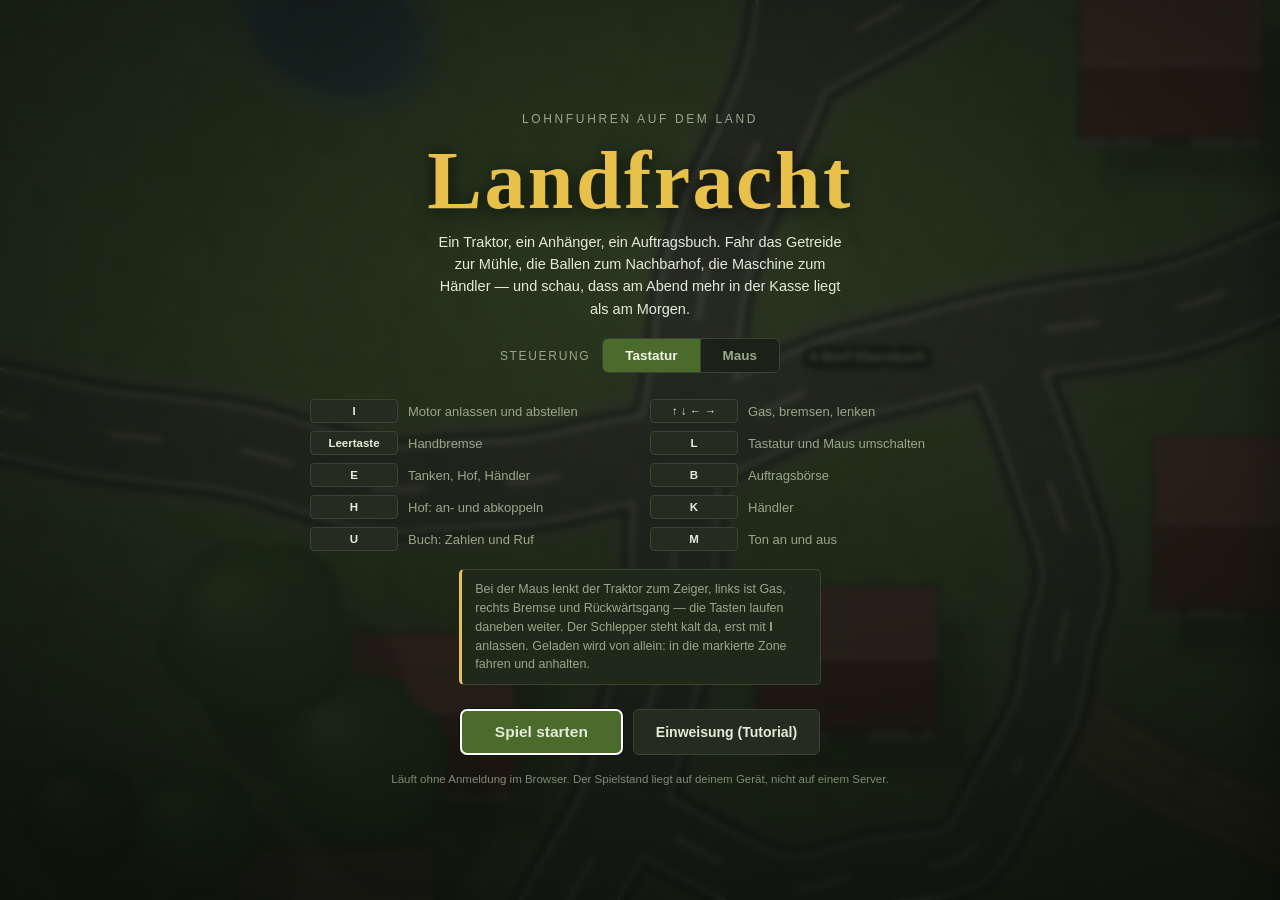
<file: index.html>
<!DOCTYPE html>
<html lang="de">
<head>
<meta charset="utf-8">
<meta name="viewport" content="width=device-width, initial-scale=1, maximum-scale=1, user-scalable=no, viewport-fit=cover">

<title>Landfracht — Lohnfuhren auf dem Land</title>
<meta name="description" content="Landfracht ist ein kostenloses Browserspiel über eine kleine landwirtschaftliche Fuhrunternehmung: Aufträge annehmen, Getreide, Ballen und Maschinen fahren, tanken, reparieren, den Betrieb ausbauen. Ohne Anmeldung, direkt im Browser.">
<meta name="theme-color" content="#12160f">
<meta name="color-scheme" content="dark">

<link rel="icon" href="favicon.svg" type="image/svg+xml">
<link rel="apple-touch-icon" href="symbol-180.png">
<link rel="manifest" href="manifest.webmanifest">
<meta name="mobile-web-app-capable" content="yes">
<meta name="apple-mobile-web-app-status-bar-style" content="black-translucent">

<link rel="canonical" href="https://twonoice.github.io/landfracht/">

<!-- Vorschau beim Teilen. Die Adressen muessen vollstaendig sein, relative
     Pfade lesen nicht alle Dienste. Bei einem Umzug hier mitziehen. -->
<meta property="og:type" content="website">
<meta property="og:site_name" content="Landfracht">
<meta property="og:locale" content="de_DE">
<meta property="og:url" content="https://twonoice.github.io/landfracht/">
<meta property="og:title" content="Landfracht — Lohnfuhren auf dem Land">
<meta property="og:description" content="Ein Traktor, ein Anhänger, ein Auftragsbuch. Kostenloses Browserspiel über eine kleine landwirtschaftliche Fuhrunternehmung.">
<meta property="og:image" content="https://twonoice.github.io/landfracht/vorschau.png">
<meta property="og:image:width" content="1200">
<meta property="og:image:height" content="630">
<meta property="og:image:alt" content="Blick von oben auf Felder, einen Hof und ein Gespann aus Traktor und beladenem Anhänger auf der Landstraße.">
<meta name="twitter:card" content="summary_large_image">

<link rel="stylesheet" href="css/style.css">
</head>
<body>

<div id="spiel">

  <canvas id="leinwand"></canvas>

  <!-- Schmaler Balken oben -->
  <div id="kopfleiste">
    <div class="kf-block"><span class="kf-lbl">Geld</span><span class="kf-wert" id="kf-geld">–</span></div>
    <div class="kf-block"><span class="kf-lbl">Ruf</span><span class="kf-wert" id="kf-ruf">–</span></div>
    <div class="kf-block"><span class="kf-lbl">Zeit</span><span class="kf-wert" id="kf-zeit">–</span></div>

    <div class="kf-block bar">
      <span class="kf-lbl">Diesel</span>
      <div class="balken"><i id="kf-diesel-b"></i></div>
      <span class="kf-wert klein" id="kf-diesel">–</span>
    </div>

    <div class="kf-block bar">
      <span class="kf-lbl">Zustand</span>
      <div class="balken"><i id="kf-zustand-b"></i></div>
      <span class="kf-wert klein" id="kf-zustand">–</span>
    </div>

    <div class="kf-block auftrag" id="kf-auftrag"><span class="leer">Kein Auftrag angenommen</span></div>

    <div class="kf-block knoepfe">
      <button data-panel="karte">Karte<b>N</b></button>
      <button data-panel="boerse">Börse<b>B</b></button>
      <button data-panel="hof">Hof<b>H</b></button>
      <button data-panel="haendler">Händler<b>K</b></button>
      <button data-panel="buch">Buch<b>U</b></button>
      <!-- Nur sichtbar, solange der Entwicklermodus laeuft (Strg+Alt+E). -->
      <button data-panel="pruefstand" id="kf-pruefstand" class="aus pruef">Prüfstand<b>P</b></button>
    </div>
  </div>

  <!-- Tacho unten links -->
  <div id="tacho">
    <div class="tempo"><span id="t-kmh">0</span><small>km/h</small></div>
    <div class="gang" id="t-gang">N</div>
    <div class="motor aus" id="t-motor">Motor aus</div>
    <div class="ladung" id="t-ladung">leer</div>
  </div>

  <!-- Wetter, Jahreszeit, laufende Ereignisse und Tagesziele. Reine Anzeige. -->
  <div id="lage">
    <div class="lage-wetter" id="lage-wetter"></div>
    <div class="lage-ereignisse" id="lage-ereignisse"></div>
    <div class="lage-ziele" id="lage-ziele"></div>
  </div>

  <!-- Zahlenfeld des Pruefstands -->
  <div id="diagnose" class="aus"></div>

  <!-- Kontexthinweis -->
  <div id="hinweis"></div>

  <!-- Laden / Abladen -->
  <div id="fortschritt" class="aus">
    <div class="titel" id="fs-titel">Laden</div>
    <div class="balken"><i id="fs-balken"></i></div>
  </div>

  <canvas id="minikarte" width="230" height="230"></canvas>

  <div id="meldungen"></div>

  <!-- Seitliche Lade fuer Boerse, Hof, Haendler, Buch -->
  <aside id="panel" class="zu">
    <header>
      <h2 id="panel-titel">–</h2>
      <button id="panel-zu" title="Schließen (Esc)">✕</button>
    </header>
    <div id="panel-inhalt"></div>
  </aside>

  <!-- Touch-Steuerung, nur auf Geraeten ohne Tastatur -->
  <div id="touch" class="aus">
    <div class="tp links"><button data-taste="ArrowLeft">◀</button><button data-taste="ArrowRight">▶</button></div>
    <div class="tp rechts"><button data-taste="ArrowDown">▼</button><button data-taste="ArrowUp">▲</button></div>
    <!-- Ohne Tastatur gibt es kein I. Ohne Zuendung faehrt nichts. -->
    <div class="tp zuendung"><button id="touch-motor" type="button">Motor</button></div>
  </div>

  <!--
    Titelbild. Liegt ueber allem und haelt die Uhr an, bis der Spieler startet.
    Der Klick auf den Knopf ist zugleich die Eingabe, die der Browser sehen
    will, bevor er Ton zulaesst (siehe sound.js).
  -->
  <div id="titel">
    <div class="tafel">
      <p class="ueber">Lohnfuhren auf dem Land</p>
      <h1>Landfracht</h1>
      <p class="unter">Ein Traktor, ein Anhänger, ein Auftragsbuch. Fahr das Getreide
        zur Mühle, die Ballen zum Nachbarhof, die Maschine zum Händler — und schau,
        dass am Abend mehr in der Kasse liegt als am Morgen.</p>

      <!-- Steuerung waehlen, bevor der erste Meter gefahren wird.
           Beide Knoepfe tragen data-steuerart; main.js haengt sich daran. -->
      <div class="wahl">
        <span class="wahl-lbl">Steuerung</span>
        <div class="wahl-knoepfe">
          <button type="button" data-steuerart="tasten">Tastatur</button>
          <button type="button" data-steuerart="maus">Maus</button>
        </div>
      </div>

      <div class="tasten">
        <div><b>I</b><span>Motor anlassen und abstellen</span></div>
        <div><b>↑&nbsp;↓&nbsp;←&nbsp;→</b><span>Gas, bremsen, lenken</span></div>
        <div><b>Leertaste</b><span>Handbremse</span></div>
        <div><b>L</b><span>Tastatur und Maus umschalten</span></div>
        <div><b>E</b><span>Tanken, Hof, Händler</span></div>
        <div><b>B</b><span>Auftragsbörse</span></div>
        <div><b>H</b><span>Hof: an- und abkoppeln</span></div>
        <div><b>K</b><span>Händler</span></div>
        <div><b>U</b><span>Buch: Zahlen und Ruf</span></div>
        <div><b>M</b><span>Ton an und aus</span></div>
      </div>

      <p class="regel">Bei der Maus lenkt der Traktor zum Zeiger, links ist Gas, rechts Bremse und
        Rückwärtsgang — die Tasten laufen daneben weiter. Der Schlepper steht kalt da, erst mit
        <b>I</b> anlassen. Geladen wird von allein: in die markierte Zone fahren und anhalten.</p>

      <div class="knopfreihe">
        <button id="t-los" class="haupt">Spiel starten</button>
        <button id="t-einweisung" type="button" title="Einmal durch alle Anzeigen, Menüs und Funktionen">Einweisung (Tutorial)</button>
        <button id="t-neu" class="aus">Neu anfangen</button>
      </div>

      <p class="fuss">Läuft ohne Anmeldung im Browser. Der Spielstand liegt auf
        deinem Gerät, nicht auf einem Server.</p>
    </div>
  </div>

</div>

<script src="js/util.js"></script>
<script src="js/data.js"></script>
<script src="js/world.js"></script>
<script src="js/physics.js"></script>
<script src="js/jobs.js"></script>
<script src="js/umwelt.js"></script>
<script src="js/game.js"></script>
<script src="js/render.js"></script>
<script src="js/ui.js"></script>
<script src="js/entwickler.js"></script>
<script src="js/anleitung.js"></script>
<script src="js/sound.js"></script>
<script src="js/main.js"></script>
</body>
</html>
</file>
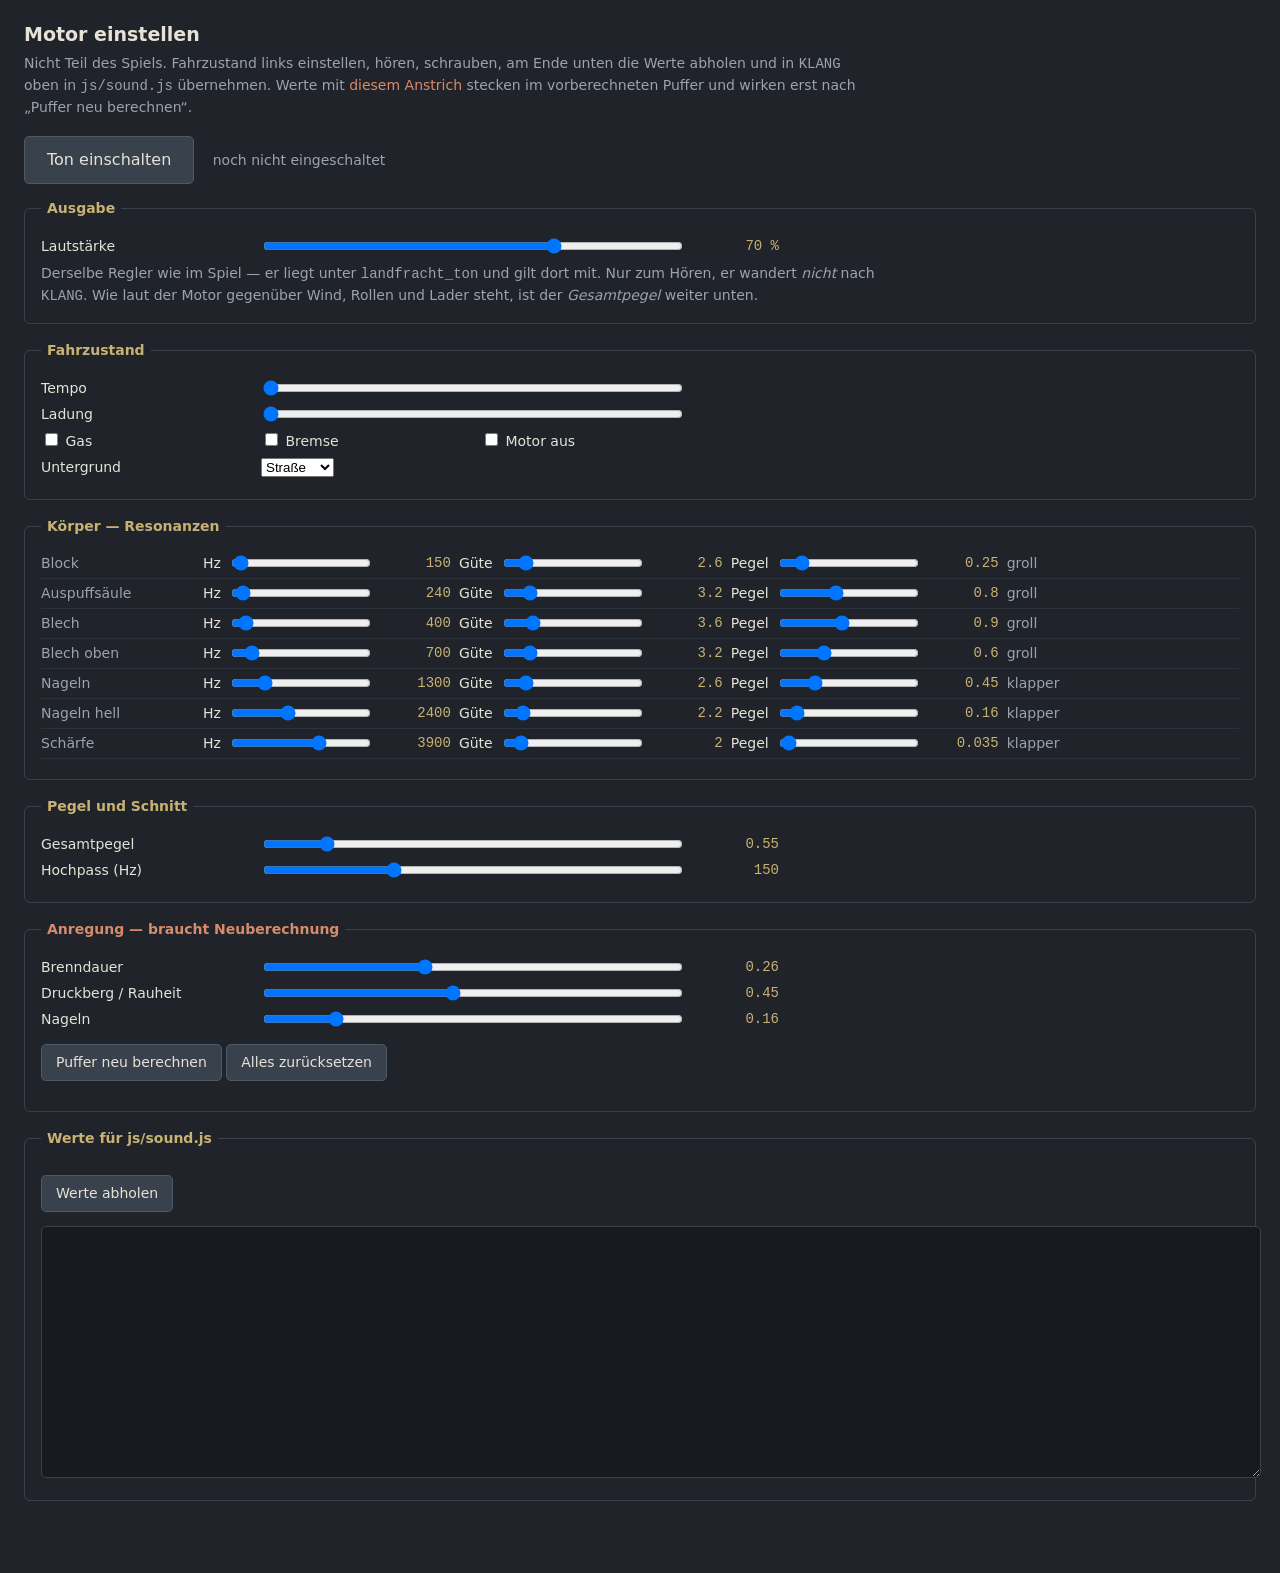
<file: werkzeug/klang.html>
<!doctype html>
<html lang="de">
<head>
<meta charset="utf-8">
<title>Landfracht — Motor einstellen</title>
<style>
  body { background:#20242a; color:#e6e2d8; font:14px/1.5 system-ui, sans-serif;
         margin:0; padding:20px 24px 60px; }
  h1 { font-size:19px; margin:0 0 4px; font-weight:600; }
  p.hin { color:#9aa3ae; margin:0 0 18px; max-width:60em; }
  fieldset { border:1px solid #3a4149; border-radius:6px; margin:0 0 16px; padding:12px 16px 16px; }
  legend { color:#c8b273; padding:0 6px; font-weight:600; }
  .reihe { display:flex; align-items:center; gap:10px; margin:5px 0; }
  .reihe label { width:15em; flex:none; }
  .reihe input[type=range] { flex:1; max-width:420px; }
  .reihe output { width:6em; flex:none; text-align:right;
                  font-family:ui-monospace, Consolas, monospace; color:#c8b273; }
  .mode { display:flex; align-items:center; gap:8px; margin:4px 0;
          border-bottom:1px solid #2c323a; padding-bottom:4px; }
  .mode .nam { width:11em; flex:none; color:#9aa3ae; }
  .mode input[type=range] { width:140px; }
  .mode output { width:5em; text-align:right;
                 font-family:ui-monospace, Consolas, monospace; color:#c8b273; }
  button { background:#39424c; color:#e6e2d8; border:1px solid #4d5964;
           border-radius:5px; padding:7px 14px; font:inherit; cursor:pointer; }
  button:hover { background:#454f5a; }
  button.gross { font-size:16px; padding:11px 22px; }
  textarea { width:100%; height:230px; background:#171a1f; color:#c8d0d8;
             border:1px solid #3a4149; border-radius:5px; padding:10px;
             font-family:ui-monospace, Consolas, monospace; font-size:12px; }
  .neu { color:#d68b6a; }
</style>
</head>
<body>

<h1>Motor einstellen</h1>
<p class="hin">
  Nicht Teil des Spiels. Fahrzustand links einstellen, hören, schrauben, am Ende
  unten die Werte abholen und in <code>KLANG</code> oben in
  <code>js/sound.js</code> übernehmen. Werte mit <span class="neu">diesem
  Anstrich</span> stecken im vorberechneten Puffer und wirken erst nach
  „Puffer neu berechnen“.
</p>

<p><button id="an" class="gross">Ton einschalten</button>
   <span id="lage" style="margin-left:14px; color:#9aa3ae;"></span></p>

<fieldset>
  <legend>Ausgabe</legend>
  <div class="reihe">
    <label for="laut">Lautstärke</label>
    <input type="range" id="laut" min="0" max="1" step="0.02">
    <output id="o_laut"></output>
  </div>
  <p style="color:#9aa3ae; margin:6px 0 0; max-width:60em;">
    Derselbe Regler wie im Spiel — er liegt unter <code>landfracht_ton</code>
    und gilt dort mit. Nur zum Hören, er wandert <em>nicht</em> nach
    <code>KLANG</code>. Wie laut der Motor gegenüber Wind, Rollen und Lader
    steht, ist der <em>Gesamtpegel</em> weiter unten.
  </p>
</fieldset>

<fieldset>
  <legend>Fahrzustand</legend>
  <div class="reihe">
    <label for="tempo">Tempo</label>
    <input type="range" id="tempo" min="0" max="6.7" step="0.05" value="0">
    <output id="o_tempo"></output>
  </div>
  <div class="reihe">
    <label for="ladung">Ladung</label>
    <input type="range" id="ladung" min="0" max="1" step="0.05" value="0">
    <output id="o_ladung"></output>
  </div>
  <div class="reihe">
    <label><input type="checkbox" id="gas"> Gas</label>
    <label><input type="checkbox" id="bremse"> Bremse</label>
    <label><input type="checkbox" id="motorAus"> Motor aus</label>
  </div>
  <div class="reihe">
    <label for="grund">Untergrund</label>
    <select id="grund">
      <option value="strasse">Straße</option>
      <option value="feldweg">Feldweg</option>
      <option value="acker">Acker</option>
    </select>
  </div>
</fieldset>

<fieldset id="probenKasten" style="display:none">
  <legend>Aufnahmen</legend>
  <div id="probenLage" style="color:#9aa3ae; margin-bottom:8px;"></div>
  <div id="proben"></div>
  <div class="reihe">
    <label for="PROBEN_PEGEL">Gesamtpegel</label>
    <input type="range" id="PROBEN_PEGEL" min="0" max="3" step="0.02">
    <output id="o_PROBEN_PEGEL"></output>
  </div>
  <div class="reihe">
    <label for="PROBEN_HOCHPASS">Hochpass (Hz)</label>
    <input type="range" id="PROBEN_HOCHPASS" min="20" max="400" step="5">
    <output id="o_PROBEN_HOCHPASS"></output>
  </div>
  <div class="reihe">
    <label for="LADER">Lader dazu</label>
    <input type="range" id="LADER" min="0" max="1.5" step="0.02">
    <output id="o_LADER"></output>
  </div>
  <p style="color:#9aa3ae; margin:6px 0 0; max-width:60em;">
    In einer echten Aufnahme steckt der Lader meist schon drin — dann gehört
    <em>Lader dazu</em> weit herunter, sonst pfeift es doppelt. Die
    Bezugsdrehzahlen sind die Werte, die du beim nächsten Aufruf von
    <code>klang_einbetten.py</code> hinter die Dateinamen schreibst.
  </p>
</fieldset>

<fieldset id="synthKasten">
  <legend>Körper — Resonanzen</legend>
  <div id="moden"></div>
</fieldset>

<fieldset id="synthPegel">
  <legend>Pegel und Schnitt</legend>
  <div class="reihe">
    <label for="MEISTER">Gesamtpegel</label>
    <input type="range" id="MEISTER" min="0" max="4" step="0.05">
    <output id="o_MEISTER"></output>
  </div>
  <div class="reihe">
    <label for="HOCHPASS">Hochpass (Hz)</label>
    <input type="range" id="HOCHPASS" min="40" max="400" step="5">
    <output id="o_HOCHPASS"></output>
  </div>
</fieldset>

<fieldset id="synthAnregung">
  <legend class="neu">Anregung — braucht Neuberechnung</legend>
  <div class="reihe">
    <label for="BRENN_ANTEIL">Brenndauer</label>
    <input type="range" id="BRENN_ANTEIL" min="0.05" max="0.6" step="0.01">
    <output id="o_BRENN_ANTEIL"></output>
  </div>
  <div class="reihe">
    <label for="BERG">Druckberg / Rauheit</label>
    <input type="range" id="BERG" min="0" max="1" step="0.01">
    <output id="o_BERG"></output>
  </div>
  <div class="reihe">
    <label for="NAGELN">Nageln</label>
    <input type="range" id="NAGELN" min="0" max="1" step="0.01">
    <output id="o_NAGELN"></output>
  </div>
  <p><button id="neubau">Puffer neu berechnen</button>
     <button id="zurueck">Alles zurücksetzen</button></p>
</fieldset>

<fieldset>
  <legend>Werte für js/sound.js</legend>
  <p><button id="holen">Werte abholen</button></p>
  <textarea id="ausgabe" readonly></textarea>
</fieldset>

<script src="../js/util.js"></script>
<script src="../js/sound.js"></script>
<script>
(function () {
  var T = TG.ton, K = T.KLANG;
  var ABLAGE = 'landfracht_klang_werkzeug';

  // Was im Puffer steckt, ueberlebt nur ueber die Ablage: dafuer laedt die
  // Seite neu, und die Werte muessen vor dem ersten Aufbau wieder drin stehen.
  try {
    var alt = JSON.parse(window.localStorage.getItem(ABLAGE) || 'null');
    if (alt) { for (var s in alt) if (alt.hasOwnProperty(s)) K[s] = alt[s]; }
  } catch (e) { /* kaputte Ablage einfach ignorieren */ }

  function sichern() {
    window.localStorage.setItem(ABLAGE, JSON.stringify({
      BRENN_ANTEIL: K.BRENN_ANTEIL, BERG: K.BERG, NAGELN: K.NAGELN,
      MODEN: K.MODEN, HOCHPASS: K.HOCHPASS, MEISTER: K.MEISTER,
      PROBEN_PEGEL: K.PROBEN_PEGEL, PROBEN_HOCHPASS: K.PROBEN_HOCHPASS,
      LADER: K.LADER
    }));
  }

  var el = function (id) { return document.getElementById(id); };

  /* ---- Resonanzen ---- */
  var NAMEN = ['Block', 'Auspuffsäule', 'Blech', 'Blech oben',
               'Nageln', 'Nageln hell', 'Schärfe'];
  var kasten = el('moden');
  K.MODEN.forEach(function (m, i) {
    var d = document.createElement('div');
    d.className = 'mode';
    d.innerHTML =
      '<span class="nam">' + (NAMEN[i] || ('Mode ' + i)) + '</span>' +
      'Hz <input type="range" min="60" max="6000" step="5" value="' + m[0] + '">' +
      '<output>' + m[0] + '</output>' +
      'Güte <input type="range" min="0.5" max="18" step="0.1" value="' + m[1] + '">' +
      '<output>' + m[1] + '</output>' +
      'Pegel <input type="range" min="0" max="2" step="0.01" value="' + m[2] + '">' +
      '<output>' + m[2] + '</output>' +
      '<span class="nam" style="width:6em">' + m[3] + '</span>';
    kasten.appendChild(d);
    var reg = d.querySelectorAll('input'), aus = d.querySelectorAll('output');
    for (var j = 0; j < 3; j++) {
      (function (j) {
        reg[j].addEventListener('input', function () {
          m[j] = parseFloat(reg[j].value);
          aus[j].textContent = m[j];
          T.koerperNeu(); sichern();
        });
      })(j);
    }
  });

  /* ---- Einfache Zahlenregler ---- */
  ['MEISTER', 'HOCHPASS', 'BRENN_ANTEIL', 'BERG', 'NAGELN'].forEach(function (name) {
    var r = el(name), o = el('o_' + name);
    r.value = K[name]; o.textContent = K[name];
    r.addEventListener('input', function () {
      K[name] = parseFloat(r.value);
      o.textContent = K[name];
      T.koerperNeu(); sichern();
    });
  });

  /* ---- Fahrzustand ---- */
  var VMAX = 24 / 3.6;
  function zustand() {
    var tempo = parseFloat(el('tempo').value);
    el('o_tempo').textContent = (tempo * 3.6).toFixed(1) + ' km/h';
    el('o_ladung').textContent = Math.round(el('ladung').value * 100) + ' %';
    return {
      tempo: tempo, vmax: VMAX,
      gas: el('gas').checked, bremse: el('bremse').checked,
      motorAus: el('motorAus').checked,
      untergrund: el('grund').value,
      ladung: parseFloat(el('ladung').value)
    };
  }

  /* ---- Ausgabe ---- */
  var lautR = el('laut'), lautO = el('o_laut');
  function lautZeigen() {
    lautR.value = T.lautstaerke();
    lautO.textContent = Math.round(T.lautstaerke() * 100) + ' %';
  }
  lautZeigen();
  lautR.addEventListener('input', function () {
    T.setzeLautstaerke(parseFloat(lautR.value));
    lautO.textContent = Math.round(T.lautstaerke() * 100) + ' %';
  });

  var laeuft = false;
  el('an').addEventListener('click', function () {
    if (laeuft) return;
    laeuft = true;
    // Werkzeug und Spiel teilen sich die Einstellung. Wer im Spiel mit M
    // stummgeschaltet hat, saesse hier sonst vor einer toten Seite.
    if (!T.istAn()) T.setzeAn(true);
    el('an').textContent = 'läuft';
    el('an').disabled = true;
    // start() haengt sich an die Eingabe; dieser Klick ist sie.
    window.setInterval(function () { T.schritt(0.033, zustand()); }, 33);
  });
  T.start();

  window.setInterval(function () {
    el('lage').textContent = laeuft ? '' : 'noch nicht eingeschaltet';
    probenZeigen();
    // Nicht dazwischenfunken, solange jemand am Regler zieht.
    if (document.activeElement !== lautR) lautZeigen();
  }, 500);

  /* ---- Aufnahmen ----
   * Erst nach dem Einschalten bekannt: die Bauart steht fest, sobald der
   * AudioContext gebaut ist, und der entsteht erst mit der ersten Eingabe.
   */
  function probenZeigen() {
    var art = T.bauart();
    if (!art) return false;
    var mitProben = (art === 'proben');
    el('probenKasten').style.display = mitProben ? '' : 'none';
    ['synthKasten', 'synthPegel', 'synthAnregung'].forEach(function (id) {
      el(id).style.display = mitProben ? 'none' : '';
    });
    el('probenLage').textContent =
      art === 'ersatz'
        ? 'Die eingebetteten Aufnahmen liessen sich nicht lesen — es rechnet gerade.'
        : '';
    if (!mitProben) return true;

    if (!el('proben').childNodes.length) {
      T.bezuege().forEach(function (umin, i) {
        var d = document.createElement('div');
        d.className = 'reihe';
        d.innerHTML = '<label>Probe ' + (i + 1) + ' — Bezugsdrehzahl</label>' +
          '<input type="range" min="300" max="2600" step="10" value="' + umin + '">' +
          '<output>' + umin + ' /min</output>';
        el('proben').appendChild(d);
        var r = d.querySelector('input'), o = d.querySelector('output');
        r.addEventListener('input', function () {
          var w = parseInt(r.value, 10);
          o.textContent = w + ' /min';
          T.bezug(i, w);
        });
      });
    }
    return true;
  }

  ['PROBEN_PEGEL', 'PROBEN_HOCHPASS', 'LADER'].forEach(function (name) {
    var r = el(name), o = el('o_' + name);
    r.value = K[name]; o.textContent = K[name];
    r.addEventListener('input', function () {
      K[name] = parseFloat(r.value);
      o.textContent = K[name];
      sichern();
    });
  });

  /* ---- Neubau und Ausgabe ---- */
  el('neubau').addEventListener('click', function () { sichern(); location.reload(); });
  el('zurueck').addEventListener('click', function () {
    window.localStorage.removeItem(ABLAGE); location.reload();
  });

  el('holen').addEventListener('click', function () {
    if (T.bauart() === 'proben') {
      el('ausgabe').value =
        '    PROBEN_PEGEL: ' + K.PROBEN_PEGEL + ',\n' +
        '    PROBEN_HOCHPASS: ' + K.PROBEN_HOCHPASS + ',\n' +
        '    LADER: ' + K.LADER + '\n\n' +
        '// Bezugsdrehzahlen fuer den naechsten Aufruf:\n' +
        '// python werkzeug/klang_einbetten.py ' +
        T.bezuege().map(function (u, i) {
          return 'aufnahme' + (i + 1) + '.ogg:' + u;
        }).join(' ');
      el('ausgabe').select();
      return;
    }
    var z = [];
    K.MODEN.forEach(function (m) {
      z.push('      [' + m[0] + ', ' + m[1] + ', ' + m[2] + ", '" + m[3] + "'],");
    });
    z[z.length - 1] = z[z.length - 1].replace(/,$/, '');
    el('ausgabe').value =
      '    BRENN_ANTEIL: ' + K.BRENN_ANTEIL + ',\n' +
      '    BERG: ' + K.BERG + ',\n' +
      '    NAGELN: ' + K.NAGELN + ',\n\n' +
      '    MODEN: [\n' + z.join('\n') + '\n    ],\n\n' +
      '    HOCHPASS: ' + K.HOCHPASS + ',\n' +
      '    MEISTER: ' + K.MEISTER;
    el('ausgabe').select();
  });
})();
</script>
</body>
</html>
</file>
<file: css/style.css>
/* Landfracht — Oberflaeche */

:root{
  --bg:#12160f;
  --panel:#1c2118;
  --panel2:#252c1f;
  --rand:#3a4430;
  --schrift:#e6ead9;
  --schrift-schwach:#9aa68a;
  --gelb:#e8c14a;
  --gruen:#7fb04a;
  --rot:#c9553d;
  --blau:#5b8ea8;
  /* Glasflaechen ueber der Karte: halb durchsichtig und weichgezeichnet, so
     bleibt die Welt darunter ahnbar, ohne dass die Schrift auf ihr schwimmt. */
  --glas:rgba(16,20,13,.72);
  --glas-rand:rgba(255,255,255,.09);
  --glas-schatten:0 8px 24px rgba(0,0,0,.32),0 1px 0 rgba(255,255,255,.04) inset;
  --rund:12px;
}

*{box-sizing:border-box}
html,body{margin:0;padding:0;height:100%;overflow:hidden;background:var(--bg)}
body{
  font-family:"Segoe UI",Roboto,"Helvetica Neue",Arial,sans-serif;
  color:var(--schrift);
  -webkit-user-select:none;user-select:none;
  -webkit-tap-highlight-color:transparent;
}

#spiel{position:fixed;inset:0}
#leinwand{position:absolute;inset:0;width:100%;height:100%;display:block}
/* Maussteuerung: das Fadenkreuz zeigt, dass der Zeiger jetzt lenkt.
   Die reinen Anzeigen lassen den Zeiger durch -- sonst reisst die Lenkung ab,
   sobald er im Vorbeiziehen ueber Tacho, Minikarte oder Hinweiszeile kommt. */
body.maus-lenkt #leinwand{cursor:crosshair}
#tacho,#hinweis,#fortschritt,#minikarte{pointer-events:none}

/* ---------- Kopfleiste ---------- */
#kopfleiste{
  position:absolute;top:0;left:0;right:0;height:46px;
  display:flex;align-items:stretch;gap:2px;
  background:linear-gradient(180deg,rgba(12,15,10,.86),rgba(12,15,10,.66));
  -webkit-backdrop-filter:blur(10px) saturate(1.15);backdrop-filter:blur(10px) saturate(1.15);
  border-bottom:1px solid var(--glas-rand);
  box-shadow:0 4px 18px rgba(0,0,0,.25);
  font-size:13px;z-index:20;
}
.kf-block{display:flex;align-items:center;gap:6px;padding:0 12px;border-right:1px solid rgba(255,255,255,.06)}
.kf-lbl{color:var(--schrift-schwach);font-size:11px;text-transform:uppercase;letter-spacing:.06em}
.kf-wert{font-weight:700;font-variant-numeric:tabular-nums;white-space:nowrap}
.kf-wert.klein{font-weight:600;font-size:12px;min-width:46px;text-align:right}
.kf-block.bar .balken{width:70px}
.balken{height:8px;background:rgba(0,0,0,.4);border:1px solid var(--glas-rand);border-radius:999px;overflow:hidden}
.balken i{display:block;height:100%;width:0;border-radius:999px;background:linear-gradient(90deg,#6a9a3c,#93c45a);transition:width .2s linear}
.balken i.warn{background:linear-gradient(90deg,#c9a23a,#efcf63)}
.balken i.krit{background:linear-gradient(90deg,#a8402c,#d9644a)}

.kf-block.auftrag{flex:1;min-width:0;gap:10px;overflow:hidden;white-space:nowrap;text-overflow:ellipsis;display:block;line-height:46px}
.kf-block.auftrag .leer{color:var(--schrift-schwach)}
.kf-block.auftrag b{color:var(--gelb)}
.kf-block.auftrag .rest{font-variant-numeric:tabular-nums}
.kf-block.auftrag .rest.knapp{color:var(--gelb)}
.kf-block.auftrag .rest.spaet{color:var(--rot)}

.kf-block.knoepfe{gap:4px;border-right:none;padding-right:8px}
.kf-block.knoepfe button{
  background:rgba(255,255,255,.05);color:var(--schrift);border:1px solid var(--glas-rand);
  border-radius:8px;padding:6px 10px;font-size:12px;cursor:pointer;display:flex;align-items:center;gap:6px;
  font-family:inherit;transition:background .15s,border-color .15s;
}
.kf-block.knoepfe button:hover{background:rgba(255,255,255,.11);border-color:rgba(255,255,255,.16)}
.kf-block.knoepfe button b{
  font-size:10px;color:var(--schrift-schwach);border:1px solid var(--glas-rand);
  background:rgba(0,0,0,.25);border-radius:4px;padding:0 4px;font-weight:600;
}

/* ---------- Tacho ---------- */
#tacho{
  position:absolute;left:14px;bottom:14px;z-index:15;
  background:var(--glas);border:1px solid var(--glas-rand);border-radius:var(--rund);
  -webkit-backdrop-filter:blur(8px);backdrop-filter:blur(8px);box-shadow:var(--glas-schatten);
  padding:9px 15px;display:flex;align-items:baseline;gap:12px;
}
#tacho .tempo{font-size:30px;font-weight:700;font-variant-numeric:tabular-nums;line-height:1}
#tacho .tempo small{font-size:12px;color:var(--schrift-schwach);margin-left:4px;font-weight:400}
#tacho .gang{font-size:14px;font-weight:700;color:var(--gelb);border:1px solid var(--glas-rand);background:rgba(0,0,0,.25);border-radius:6px;padding:2px 8px}
#tacho .ladung{font-size:12px;color:var(--schrift-schwach)}
#tacho .ladung.voll{color:var(--gruen)}
/* Zuendung. Der abgestellte Motor blinkt nicht, aber er sticht heraus --
   sonst sucht man den Fehler beim Gaspedal. */
#tacho .motor{font-size:11.5px;font-weight:600;border:1px solid var(--glas-rand);border-radius:999px;padding:2px 9px;white-space:nowrap}
#tacho .motor.aus{color:var(--rot);border-color:#5a2f24}
#tacho .motor.orgelt{color:var(--gelb);border-color:#6a5a2a}
#tacho .motor.an{color:var(--schrift-schwach)}

/* ---------- Hinweiszeile ---------- */
#hinweis{
  position:absolute;left:50%;transform:translateX(-50%);bottom:16px;z-index:15;
  background:var(--glas);border:1px solid var(--glas-rand);border-radius:16px;
  -webkit-backdrop-filter:blur(8px);backdrop-filter:blur(8px);box-shadow:var(--glas-schatten);
  padding:7px 18px;font-size:13px;max-width:60%;text-align:center;
  opacity:0;transition:opacity .2s;
}
#hinweis.an{opacity:1}
#hinweis b{color:var(--gelb)}

/* ---------- Ladefortschritt ---------- */
#fortschritt{
  position:absolute;left:50%;transform:translateX(-50%);bottom:70px;z-index:16;
  width:280px;background:var(--glas);border:1px solid var(--glas-rand);border-radius:var(--rund);padding:10px 14px;
  -webkit-backdrop-filter:blur(8px);backdrop-filter:blur(8px);box-shadow:var(--glas-schatten);
}
#fortschritt.aus{display:none}
#fortschritt .titel{font-size:13px;margin-bottom:6px;text-align:center}
#fortschritt .balken{height:12px}
#fortschritt .balken i{background:linear-gradient(90deg,#c9a23a,#efcf63);transition:none}

/* ---------- Minikarte ---------- */
#minikarte{
  position:absolute;right:14px;bottom:14px;z-index:15;
  width:230px;height:230px;border:1px solid var(--glas-rand);border-radius:var(--rund);
  background:rgba(12,15,10,.7);box-shadow:var(--glas-schatten);
}

/* ---------- Kartenbildschirm ---------- */
/* Die Lade wird fuer die Karte breiter. Auf schmalen Geraeten nimmt sie
   ohnehin die ganze Breite ein, dort aendert die Klasse nichts. */
#panel.breit{width:min(780px,94vw)}
#kartenblatt{
  display:block;width:100%;aspect-ratio:1/1;
  border:1px solid var(--glas-rand);border-radius:var(--rund);background:#2b3524;
  cursor:grab;touch-action:none;
}
#kartenblatt.zieht{cursor:grabbing}
.karten-leiste{display:flex;align-items:center;gap:8px;margin-top:10px}
.karten-mass{margin-left:auto;color:var(--schrift-schwach);font-size:12px;font-variant-numeric:tabular-nums}
.karten-legende{
  display:flex;flex-wrap:wrap;gap:6px 16px;margin-top:12px;
  color:var(--schrift-schwach);font-size:12px;
}
.karten-legende i{display:inline-block;width:16px;height:4px;border-radius:2px;vertical-align:middle;margin-right:6px}
.karten-hinweis{margin-top:10px;color:var(--schrift-schwach);font-size:12px;line-height:1.5}

/* ---------- Meldungen ---------- */
#meldungen{position:absolute;top:58px;left:50%;transform:translateX(-50%);z-index:30;display:flex;flex-direction:column;gap:6px;align-items:center;pointer-events:none}
.meldung{
  background:rgba(20,25,16,.86);border:1px solid var(--glas-rand);border-left:3px solid var(--gelb);
  -webkit-backdrop-filter:blur(8px);backdrop-filter:blur(8px);box-shadow:var(--glas-schatten);
  border-radius:10px;padding:9px 16px;font-size:13px;max-width:520px;
  animation:einblenden .25s ease-out;
}
.meldung.gut{border-left-color:var(--gruen)}
.meldung.schlecht{border-left-color:var(--rot)}
.meldung.weg{opacity:0;transition:opacity .4s}
@keyframes einblenden{from{opacity:0;transform:translateY(-8px)}to{opacity:1;transform:none}}

/* ---------- Seitenlade ---------- */
#panel{
  position:absolute;top:46px;right:0;bottom:0;width:440px;z-index:25;
  background:rgba(20,25,16,.9);border-left:1px solid var(--glas-rand);
  -webkit-backdrop-filter:blur(14px) saturate(1.1);backdrop-filter:blur(14px) saturate(1.1);
  box-shadow:-12px 0 32px rgba(0,0,0,.3);
  display:flex;flex-direction:column;
  transition:transform .22s cubic-bezier(.2,.8,.2,1);
}
#panel.zu{transform:translateX(100%);pointer-events:none}
#panel header{
  display:flex;align-items:center;justify-content:space-between;
  padding:12px 16px;border-bottom:1px solid var(--glas-rand);flex:0 0 auto;
}
#panel header h2{margin:0;font-size:16px;font-weight:600;letter-spacing:.02em}
#panel-zu{background:none;border:none;color:var(--schrift-schwach);font-size:16px;cursor:pointer;
  width:30px;height:30px;border-radius:50%;transition:background .15s,color .15s}
#panel-zu:hover{color:var(--schrift);background:rgba(255,255,255,.08)}
#panel-inhalt{overflow-y:auto;padding:14px 16px 40px;flex:1 1 auto;font-size:13px;line-height:1.45}

/* Panel-Bausteine */
.reihe{display:flex;justify-content:space-between;gap:10px;padding:4px 0}
.reihe .k{color:var(--schrift-schwach)}
.reihe .v{font-variant-numeric:tabular-nums;font-weight:600}
.trenner{height:1px;background:var(--rand);margin:14px 0}
.ueberschrift{font-size:11px;text-transform:uppercase;letter-spacing:.08em;color:var(--schrift-schwach);margin:16px 0 8px}
.ueberschrift:first-child{margin-top:0}

.karte{
  background:linear-gradient(180deg,rgba(255,255,255,.035),rgba(255,255,255,0)),var(--panel);
  border:1px solid var(--rand);border-radius:10px;
  padding:12px 14px;margin-bottom:10px;
  transition:border-color .15s;
}
.karte:hover{border-color:#4a5740}
.karte.angenommen{border-color:#5d7a3c;background:#1f2a17}
.karte.gesperrt{opacity:.5}
.karte .kopf{display:flex;justify-content:space-between;align-items:baseline;gap:8px;margin-bottom:6px}
.karte .kopf .ware{font-weight:700;font-size:14px}
.karte .kopf .geld{font-weight:700;color:var(--gelb);font-variant-numeric:tabular-nums;white-space:nowrap}
.karte .weg{color:var(--schrift-schwach);margin-bottom:6px}
.karte .weg b{color:var(--schrift);font-weight:600}
.karte .zeilen{display:flex;flex-wrap:wrap;gap:4px 14px;color:var(--schrift-schwach);font-size:12px;margin-bottom:8px}
.karte .zeilen span b{color:var(--schrift);font-weight:600;font-variant-numeric:tabular-nums}
.karte .knopfleiste{display:flex;gap:7px;flex-wrap:wrap}
.marke{display:inline-block;font-size:10px;text-transform:uppercase;letter-spacing:.05em;
  border:1px solid var(--rand);border-radius:999px;padding:1px 7px;color:var(--schrift-schwach)}
.marke.schlecht{border-color:#7a3a2c;color:#d98874}
.marke.gut{border-color:#5d7a3c;color:#a9cc7d}
.marke.eilig{border-color:#8a7325;color:var(--gelb)}

button.tat{
  background:var(--panel2);color:var(--schrift);border:1px solid var(--rand);
  border-radius:8px;padding:7px 14px;font-size:12.5px;cursor:pointer;font-weight:600;
  font-family:inherit;transition:background .15s,border-color .15s,transform .1s;
}
button.tat:hover:not(:disabled){background:#374029;border-color:#556b40}
button.tat:active:not(:disabled){transform:translateY(1px)}
button.tat.haupt{background:linear-gradient(180deg,#58803a,#4b6b2c);border-color:#638a3a;box-shadow:0 2px 8px rgba(75,107,44,.35)}
button.tat.haupt:hover:not(:disabled){background:linear-gradient(180deg,#649040,#587f33)}
button.tat.warn{border-color:#7a3a2c;color:#e0a493}
button.tat:disabled{opacity:.4;cursor:not-allowed}

.sortierung{display:flex;gap:6px;margin-bottom:12px;align-items:center;font-size:12px}
.sortierung .k{color:var(--schrift-schwach)}
.sortierung button{background:none;border:1px solid var(--rand);color:var(--schrift-schwach);
  border-radius:999px;padding:4px 11px;font-size:12px;cursor:pointer;font-family:inherit}
.sortierung button.aktiv{background:var(--panel2);color:var(--schrift);border-color:#556b40}

.hinweisbox{background:#20281a;border:1px solid var(--rand);border-left:3px solid var(--gelb);
  border-radius:10px;padding:10px 13px;margin-bottom:14px;color:var(--schrift-schwach);font-size:12.5px}
.hinweisbox b{color:var(--schrift)}

table.werte{width:100%;border-collapse:collapse;font-size:12.5px;margin:4px 0 10px}
table.werte td{padding:3px 0;border-bottom:1px solid rgba(255,255,255,.05)}
table.werte td:last-child{text-align:right;font-variant-numeric:tabular-nums;font-weight:600}
table.werte td.besser{color:var(--gruen)}
table.werte td.schlechter{color:var(--rot)}

.leerhinweis{color:var(--schrift-schwach);text-align:center;padding:26px 10px;font-style:italic}

input[type=range]{width:100%;accent-color:#7fb04a}

/* ---------- Touch ---------- */
#touch{position:absolute;inset:0;z-index:14;pointer-events:none}
#touch.aus{display:none}
#touch .tp{position:absolute;bottom:82px;display:flex;gap:12px;pointer-events:auto}
#touch .tp.links{left:14px}
#touch .tp.rechts{right:14px}
/* Ueber dem rechten Pad, wo der Daumen ohnehin hinkommt. */
#touch .tp.zuendung{right:14px;bottom:158px}
#touch .tp.zuendung button{width:auto;padding:0 16px;height:44px;border-radius:22px;font-size:13px;font-weight:600}
#touch button{
  width:64px;height:64px;border-radius:50%;font-size:22px;
  background:var(--glas);border:1px solid var(--glas-rand);color:var(--schrift);
  -webkit-backdrop-filter:blur(8px);backdrop-filter:blur(8px);box-shadow:var(--glas-schatten);
}

/* Mittlere Breite: die Tastenkuerzel an den Knoepfen geben den Platz her,
   bevor Geld und Ruf in der Kopfleiste umbrechen muessen. */
@media (max-width:1180px){
  .kf-block{padding:0 9px}
  .kf-block.bar .balken{width:52px}
  .kf-block.knoepfe button b{display:none}
}
/* Darunter fallen die Beschriftungen der beiden Balken weg; welcher Balken
   was ist, sagt der Wert daneben (Liter, Prozent). */
@media (max-width:1040px){
  .kf-block.bar .kf-lbl{display:none}
  .kf-block.knoepfe button{padding:6px 8px}
}
/* Noch enger: auch Geld, Ruf und Zeit verlieren ihr Etikett. "8.000 €" und
   "Tag 3, 14:20" sagen selbst, was sie sind. */
@media (min-width:821px) and (max-width:960px){
  .kf-lbl{display:none}
  .kf-block{padding:0 7px}
  .kf-block.knoepfe button{padding:6px 7px}
}

/* ---------- Kleine Bildschirme ---------- */
@media (max-width:820px){
  #kopfleiste{height:auto;flex-wrap:wrap;font-size:12px}
  .kf-block{padding:4px 9px;height:30px}
  .kf-block.auftrag{order:10;flex-basis:100%;line-height:26px;border-right:none}
  .kf-block.knoepfe button b{display:none}
  #panel{width:100%;top:0}
  /* Auf schmalen Geraeten nimmt auch die Karte die ganze Breite ein, sonst
     stuende sie als einzige Lade schmaler da als die anderen. */
  #panel.breit{width:100%}
  #minikarte{width:130px;height:130px}
  #tacho{padding:6px 10px}
  #tacho .tempo{font-size:22px}
  #hinweis{max-width:86%;bottom:150px;font-size:12px}
}

/* ---------- Titelbild ---------- */
/* Liegt ueber allem. Solange es offen ist, ruht die Uhr: main.js behandelt es
   wie ein offenes Panel. */
#titel{
  position:absolute;inset:0;z-index:60;
  display:flex;align-items:center;justify-content:center;
  padding:28px 22px;overflow-y:auto;
  background:radial-gradient(125% 95% at 50% 32%,rgba(18,22,15,.70),rgba(7,9,6,.96));
  -webkit-backdrop-filter:blur(3px);backdrop-filter:blur(3px);
  transition:opacity .3s ease-out;
}
#titel.aus{display:none}
#titel.weg{opacity:0;pointer-events:none}

/* Waehrend des Titelbilds stoert die Anzeige nur; die Karte darf durchscheinen. */
body.titel-an #kopfleiste,
body.titel-an #tacho,
body.titel-an #minikarte,
body.titel-an #hinweis,
body.titel-an #touch{display:none}

#titel .tafel{width:100%;max-width:660px;text-align:center;margin:auto}

#titel .ueber{
  margin:0;font-size:12px;text-transform:uppercase;letter-spacing:.22em;
  color:var(--schrift-schwach);
}
#titel h1{
  margin:.18em 0 .1em;
  font-family:Georgia,"Iowan Old Style","Times New Roman",serif;
  font-size:clamp(46px,9.5vw,82px);font-weight:700;letter-spacing:.03em;
  color:var(--gelb);line-height:1;
  text-shadow:0 3px 18px rgba(0,0,0,.7);
}
#titel .unter{
  margin:0 auto;max-width:52ch;font-size:14.5px;line-height:1.55;
  color:var(--schrift);
}

#titel .tasten{
  display:grid;grid-template-columns:repeat(2,minmax(0,1fr));gap:8px 20px;
  margin:26px 0 18px;text-align:left;
}
#titel .tasten div{display:flex;align-items:center;gap:10px;min-width:0}
#titel .tasten b{
  flex:0 0 88px;text-align:center;
  font-size:11.5px;font-weight:700;color:var(--schrift);
  background:var(--panel2);border:1px solid var(--rand);border-radius:4px;padding:5px 6px;
}
#titel .tasten span{
  font-size:13px;color:var(--schrift-schwach);
  overflow:hidden;text-overflow:ellipsis;white-space:nowrap;
}

#titel .regel{
  margin:0 auto;max-width:52ch;
  background:#20281a;border:1px solid var(--rand);border-left:3px solid var(--gelb);
  border-radius:5px;padding:10px 13px;
  font-size:12.5px;line-height:1.5;color:var(--schrift-schwach);text-align:left;
}

/* ---------- Umschalter Tastatur / Maus ----------
   Steht im Titelbild und noch einmal im Buch; beide tragen data-steuerart
   und werden von main.js gemeinsam gepflegt. */
.wahl{
  margin:18px auto 2px;
  display:flex;align-items:center;justify-content:center;gap:12px;flex-wrap:wrap;
}
.wahl .wahl-lbl{font-size:12px;letter-spacing:.14em;text-transform:uppercase;color:var(--schrift-schwach)}
.wahl-knoepfe{display:inline-flex;border:1px solid var(--rand);border-radius:6px;overflow:hidden}
.wahl-knoepfe button{
  background:var(--panel);color:var(--schrift-schwach);border:none;
  padding:9px 22px;font-size:13.5px;font-weight:600;cursor:pointer;font-family:inherit;
}
.wahl-knoepfe button + button{border-left:1px solid var(--rand)}
.wahl-knoepfe button:hover{background:var(--panel2);color:var(--schrift)}
.wahl-knoepfe button.aktiv{background:#4b6b2c;color:#f2f5e8}
.wahl-knoepfe button.aktiv:hover{background:#587f33}
/* Im Titelbild traegt jeder Knopf schon eine eigene Form -- die id gewinnt
   sonst gegen die Klasse und sprengt die Leiste auseinander. */
#titel .wahl-knoepfe button{
  background:var(--panel);border:none;border-radius:0;
  padding:9px 22px;font-size:13.5px;color:var(--schrift-schwach);
}
#titel .wahl-knoepfe button + button{border-left:1px solid var(--rand)}
#titel .wahl-knoepfe button:hover{background:var(--panel2);color:var(--schrift);border-color:var(--rand)}
#titel .wahl-knoepfe button.aktiv{background:#4b6b2c;color:#f2f5e8}
#titel .wahl-knoepfe button.aktiv:hover{background:#587f33}

#titel .knopfreihe{display:flex;justify-content:center;gap:10px;flex-wrap:wrap;margin:24px 0 16px}
#titel button{
  background:var(--panel2);color:var(--schrift);border:1px solid var(--rand);
  border-radius:6px;padding:12px 22px;font-size:14px;font-weight:600;cursor:pointer;
  font-family:inherit;
}
#titel button:hover{background:#374029;border-color:#556b40}
#titel button.haupt{background:#4b6b2c;border-color:#638a3a;padding:13px 34px;font-size:15.5px}
#titel button.haupt:hover{background:#587f33}
#titel button.aus{display:none}

#titel .fuss{margin:0;font-size:11.5px;line-height:1.5;color:var(--schrift-schwach);opacity:.8}

@media (max-width:560px){
  #titel{padding:22px 16px;align-items:flex-start}
  #titel .tasten{grid-template-columns:1fr;gap:6px;margin:20px 0 16px}
  #titel .tasten b{flex-basis:82px}
  #titel .unter{font-size:13.5px}
  #titel button.haupt{width:100%}
}

/* Der uebliche Laptopschirm: mit dem Steuerungsschalter und der Motortaste
   ist die Tafel gewachsen und stiess unten an. Etwas enger gesetzt, dann
   steht wieder alles ohne Rollen im Bild. */
@media (max-height:800px){
  #titel{padding:16px 22px}
  #titel .tasten{margin:16px 0 12px}
  #titel .knopfreihe{margin:16px 0 10px}
  #titel .unter{margin-bottom:2px}
}

/* Handy im Querformat: wenig Hoehe, also enger setzen. Der Rest scrollt. */
@media (max-height:560px){
  #titel{align-items:flex-start;padding:20px 18px}
  #titel h1{font-size:clamp(34px,7vh,52px)}
  #titel .unter{font-size:13px}
  #titel .tasten{margin:16px 0 12px;gap:5px 18px}
  #titel .knopfreihe{margin:16px 0 10px}
  #titel .fuss{display:none}
}

/* ---------- Prüfstand (Entwicklermodus) ----------
   Sichtbar anders als das Spiel: wer mit unerschöpflicher Kasse unterwegs
   ist, soll das an jeder Ecke des Bildes sehen und nicht erst am Kontostand
   merken, dass er nicht mehr spielt. */
#kf-pruefstand.aus{display:none}
.kf-block.knoepfe button.pruef{border-color:#7a5ea0;color:#d9c8f2}
.kf-block.knoepfe button.pruef:hover{background:#3a2f4a}

body.pruefstand #spiel::after{
  content:"";position:absolute;inset:0;z-index:40;pointer-events:none;
  border:2px solid rgba(160,110,220,.5);
}

#diagnose{
  position:absolute;top:58px;left:14px;z-index:20;pointer-events:none;
  display:grid;grid-template-columns:auto auto;gap:1px 10px;align-content:start;
  background:rgba(16,20,12,.82);border:1px solid #5b4a78;border-radius:6px;
  padding:8px 11px;font-family:ui-monospace,"Cascadia Mono",Consolas,monospace;
  font-size:11.5px;line-height:1.5;font-variant-numeric:tabular-nums;
  max-width:44vw;
}
#diagnose.aus{display:none}
#diagnose .k{color:var(--schrift-schwach)}
#diagnose .v{color:var(--schrift);white-space:nowrap;overflow:hidden;text-overflow:ellipsis}

/* Die Schalter im Prüfstand: Zustand steht im Knopf, nicht daneben. */
.karte.pruef .kopf{align-items:center}
.karte.pruef .kopf button.tat{min-width:52px;text-align:center;padding:4px 9px}

@media (max-width:760px){
  #diagnose{display:none}
}

/* ---------- Lage: Wetter, Ereignisse, Tagesziele ----------
   Rechts oben, wo sonst nichts steht: links oben liegt das Zahlenfeld des
   Pruefstands, in der Mitte die Meldungen. Reine Anzeige, der Zeiger geht
   durch -- sonst reisst die Maussteuerung beim Ueberstreichen ab. */
#lage{
  position:absolute;top:58px;right:14px;z-index:15;pointer-events:none;
  max-width:330px;display:flex;flex-direction:column;gap:6px;align-items:flex-end;
  font-size:12.5px;line-height:1.45;
}
#lage > div:empty{display:none}
#lage > div{
  background:var(--glas);border:1px solid var(--glas-rand);border-radius:10px;
  -webkit-backdrop-filter:blur(8px);backdrop-filter:blur(8px);box-shadow:var(--glas-schatten);
  padding:6px 12px;
}
#lage .schwach{color:var(--schrift-schwach)}
#lage .zeichen{display:inline-block;width:1.3em;text-align:center;margin-right:4px;color:var(--gelb)}
.lage-ereignisse{border-left:3px solid var(--gelb) !important}
.lage-ziele{min-width:230px}
.lage-ziele .lage-kopf{font-size:10.5px;text-transform:uppercase;letter-spacing:.08em;color:var(--schrift-schwach);margin-bottom:2px}
.lage-ziele .fertig,.reihe.ziel.fertig .k{color:var(--schrift-schwach);text-decoration:line-through;text-decoration-color:rgba(255,255,255,.25)}
.haken{display:inline-block;width:1.2em;color:var(--gelb)}
.fertig .haken{color:var(--gruen)}
body.titel-an #lage{display:none}
/* Das Panel deckt die rechte Seite ohnehin zu; darunter ist die Lage nur Unruhe. */
@media (max-width:820px){
  #lage{top:96px;right:8px;max-width:60vw;font-size:11.5px}
  #lage .lage-ziele,#lage .lage-ereignisse{display:none}
}

/* Ladung im Tacho: rot, solange sie gerade leidet */
#tacho .ladung.leidet{color:var(--rot)}
#tacho .ladung.angeschlagen{color:var(--gelb)}

/* ---------- Einweisung ---------- */
#einweisung{position:absolute;inset:0;z-index:70}
#einweisung.aus{display:none}
#einweisung .ew-sperre{position:absolute;inset:0;background:transparent;transition:background .25s}
#einweisung .ew-sperre.dunkel{background:rgba(5,8,4,.62)}
/* Der Rahmen dunkelt mit seinem Schatten alles andere ab. Das Ziel selbst
   bleibt so, wie es im Spiel aussieht. */
#einweisung .ew-spot{
  position:absolute;pointer-events:none;border-radius:10px;
  border:2px solid var(--gelb);
  box-shadow:0 0 0 200vmax rgba(5,8,4,.62),0 0 22px rgba(232,193,74,.45);
  transition:left .25s ease,top .25s ease,width .25s ease,height .25s ease;
}
#einweisung .ew-spot.aus{display:none}
#einweisung .ew-karte{
  position:absolute;width:min(360px,calc(100vw - 32px));
  background:rgba(22,27,18,.97);border:1px solid var(--rand);border-top:3px solid var(--gelb);
  border-radius:var(--rund);box-shadow:0 14px 40px rgba(0,0,0,.5);
  padding:12px 16px 14px;font-size:13.5px;line-height:1.5;
  transition:opacity .15s;
}
#einweisung .ew-karte.wartet{opacity:0}
#einweisung .ew-kopf{display:flex;justify-content:space-between;align-items:center;margin-bottom:4px}
#einweisung .ew-zaehler{font-size:11px;letter-spacing:.1em;color:var(--schrift-schwach);font-variant-numeric:tabular-nums}
#einweisung .ew-zu{background:none;border:none;color:var(--schrift-schwach);font-size:12px;cursor:pointer;font-family:inherit;padding:2px 4px}
#einweisung .ew-zu:hover{color:var(--schrift)}
#einweisung h3{margin:0 0 6px;font-size:16px;color:var(--gelb);font-weight:700}
#einweisung .ew-text{color:var(--schrift)}
#einweisung .ew-text b{color:var(--gelb);font-weight:600}
#einweisung .ew-balken{height:3px;background:rgba(255,255,255,.08);border-radius:2px;margin:12px 0 10px;overflow:hidden}
#einweisung .ew-balken i{display:block;height:100%;background:var(--gelb);transition:width .25s}
#einweisung .ew-knoepfe{display:flex;justify-content:space-between;gap:8px}
#einweisung .ew-knoepfe button{
  background:var(--panel2);color:var(--schrift);border:1px solid var(--rand);
  border-radius:8px;padding:8px 16px;font-size:13px;font-weight:600;cursor:pointer;font-family:inherit;
}
#einweisung .ew-knoepfe button:hover:not(:disabled){background:#374029}
#einweisung .ew-knoepfe button.haupt{background:#4b6b2c;border-color:#638a3a}
#einweisung .ew-knoepfe button.haupt:hover{background:#587f33}
#einweisung .ew-knoepfe button:disabled{opacity:.35;cursor:default}
</file>
